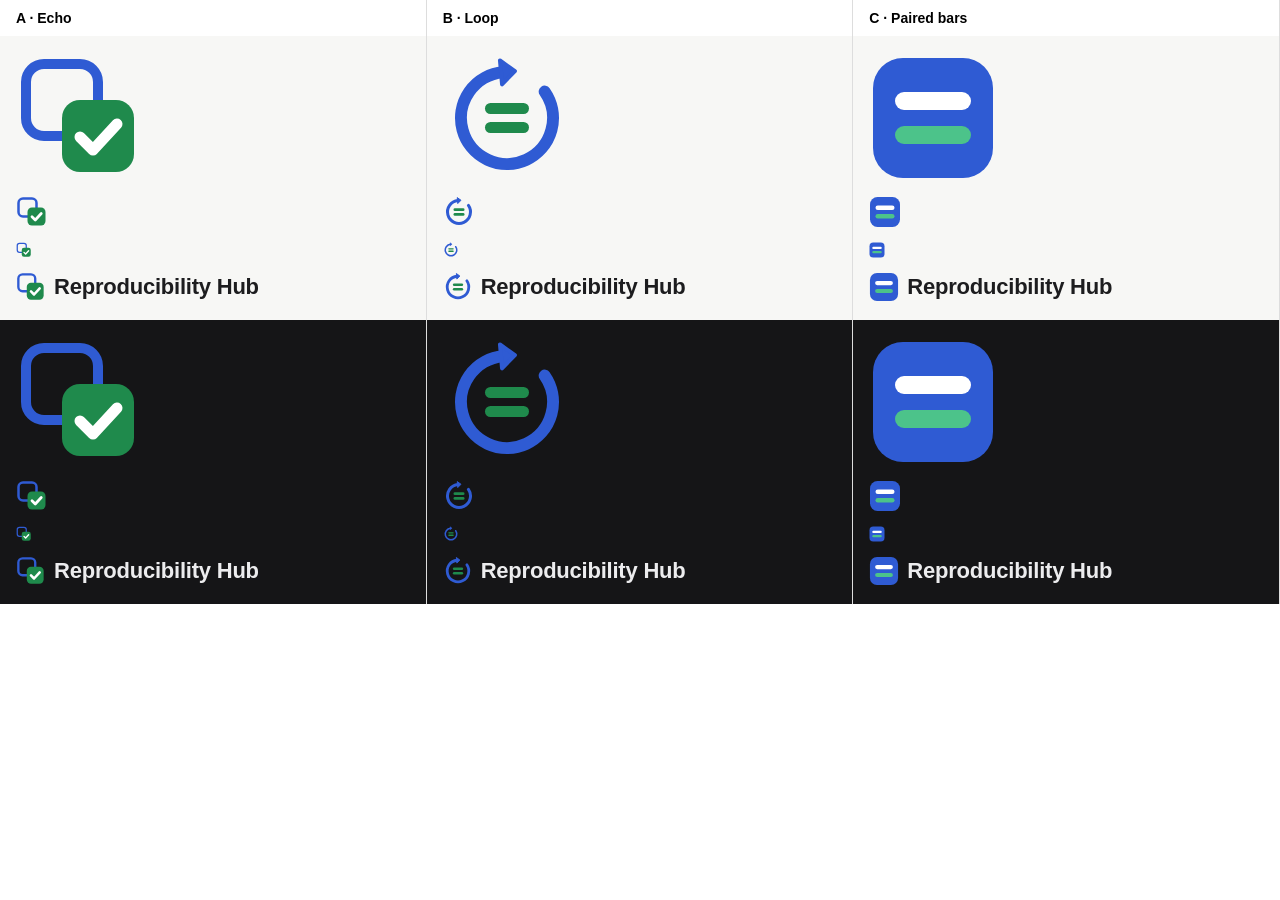
<file: design/logo/preview.html>
<!doctype html><meta charset="utf-8"><style>
body{margin:0;font:14px -apple-system,BlinkMacSystemFont,"Segoe UI",sans-serif;display:flex}
.col{flex:1;border-right:1px solid #ddd} .t{padding:10px 16px;font-weight:600}
.row{display:flex;flex-direction:column;align-items:flex-start;gap:14px;padding:18px 16px}
.light{background:#f7f7f5;color:#1d1d1f} .dark{background:#151517;color:#ececee}
.wm{display:flex;align-items:center;gap:8px;font-size:22px;font-weight:650;letter-spacing:-.01em}
</style>
<div class="col"><div class="t">A · Echo</div>
  <div class="row light"><img src="logo-A.svg" width="128"><img src="logo-A.svg" width="32"><img src="logo-A.svg" width="16">
    <span class="wm"><img src="logo-A.svg" width="30">Reproducibility Hub</span></div>
  <div class="row dark"><img src="logo-A.svg" width="128"><img src="logo-A.svg" width="32"><img src="logo-A.svg" width="16">
    <span class="wm"><img src="logo-A.svg" width="30">Reproducibility Hub</span></div></div>
<div class="col"><div class="t">B · Loop</div>
  <div class="row light"><img src="logo-B.svg" width="128"><img src="logo-B.svg" width="32"><img src="logo-B.svg" width="16">
    <span class="wm"><img src="logo-B.svg" width="30">Reproducibility Hub</span></div>
  <div class="row dark"><img src="logo-B.svg" width="128"><img src="logo-B.svg" width="32"><img src="logo-B.svg" width="16">
    <span class="wm"><img src="logo-B.svg" width="30">Reproducibility Hub</span></div></div>
<div class="col"><div class="t">C · Paired bars</div>
  <div class="row light"><img src="logo-C.svg" width="128"><img src="logo-C.svg" width="32"><img src="logo-C.svg" width="16">
    <span class="wm"><img src="logo-C.svg" width="30">Reproducibility Hub</span></div>
  <div class="row dark"><img src="logo-C.svg" width="128"><img src="logo-C.svg" width="32"><img src="logo-C.svg" width="16">
    <span class="wm"><img src="logo-C.svg" width="30">Reproducibility Hub</span></div></div>
</file>
